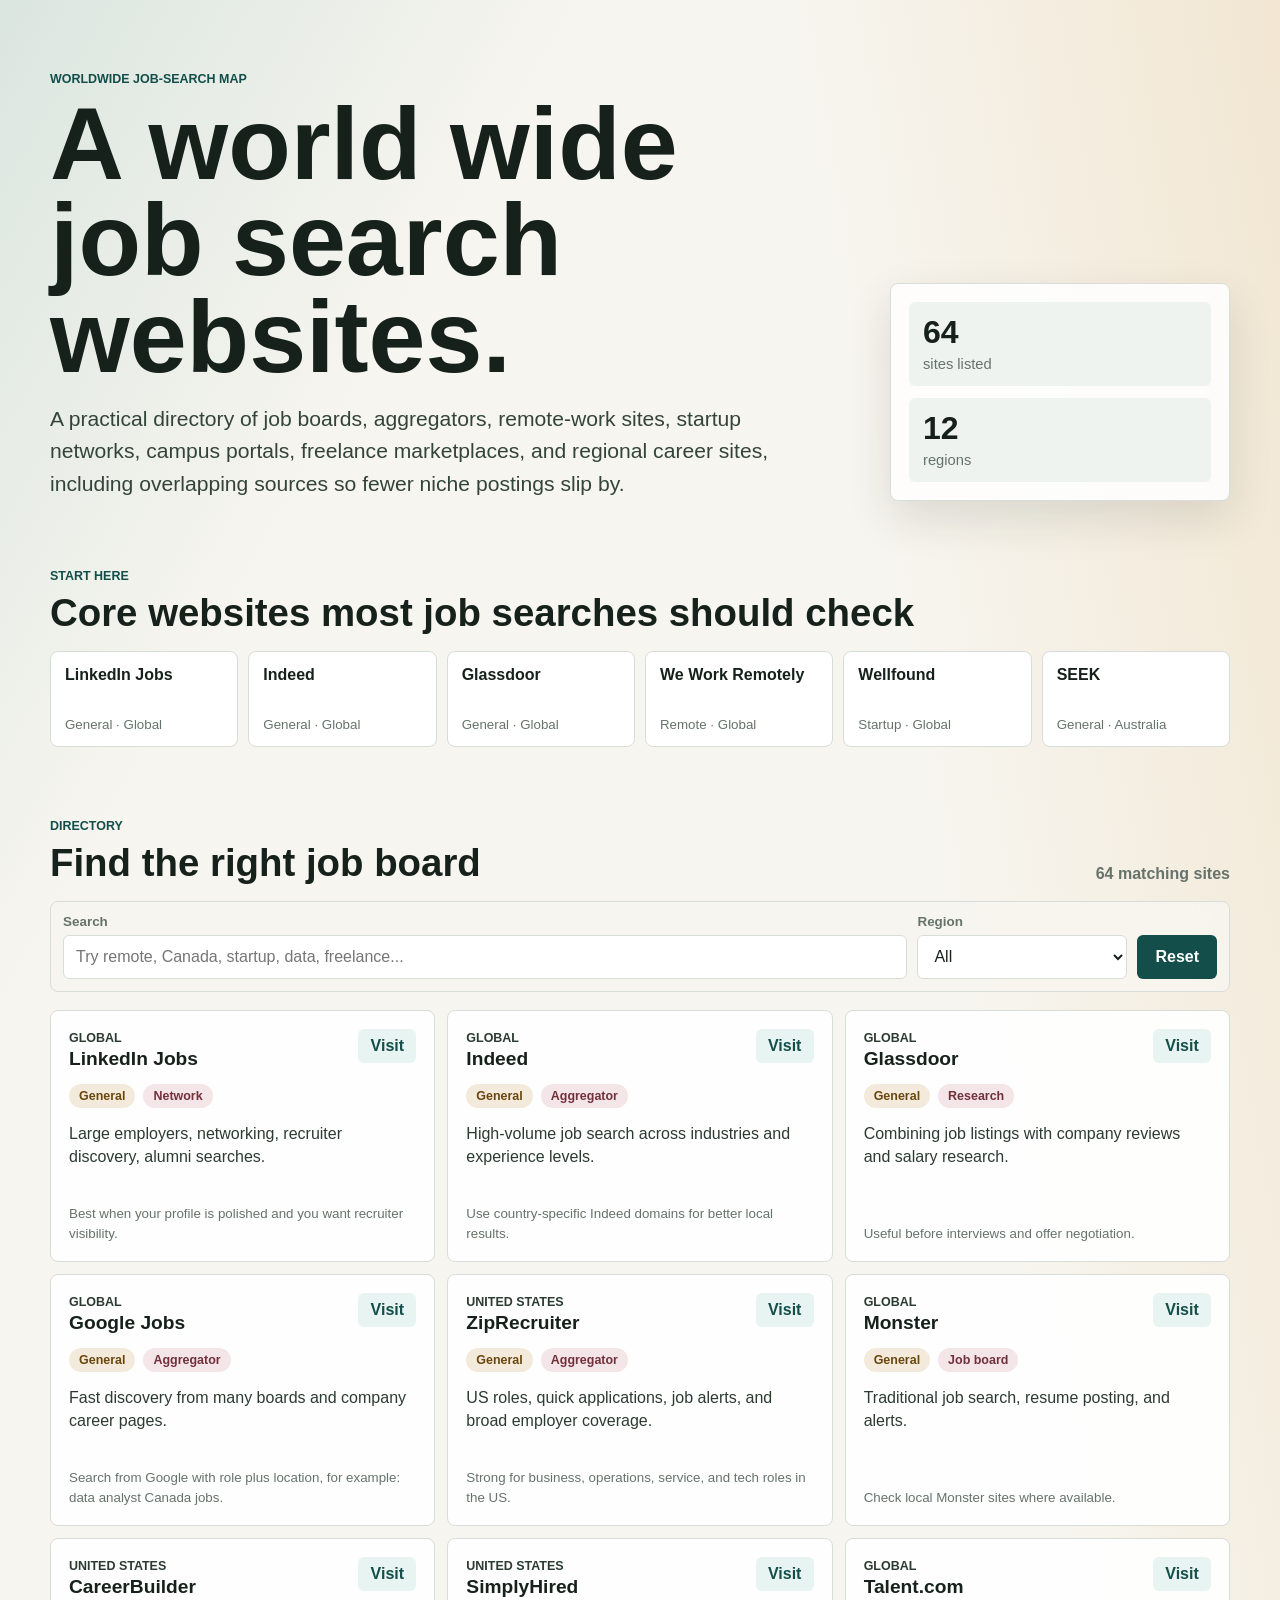
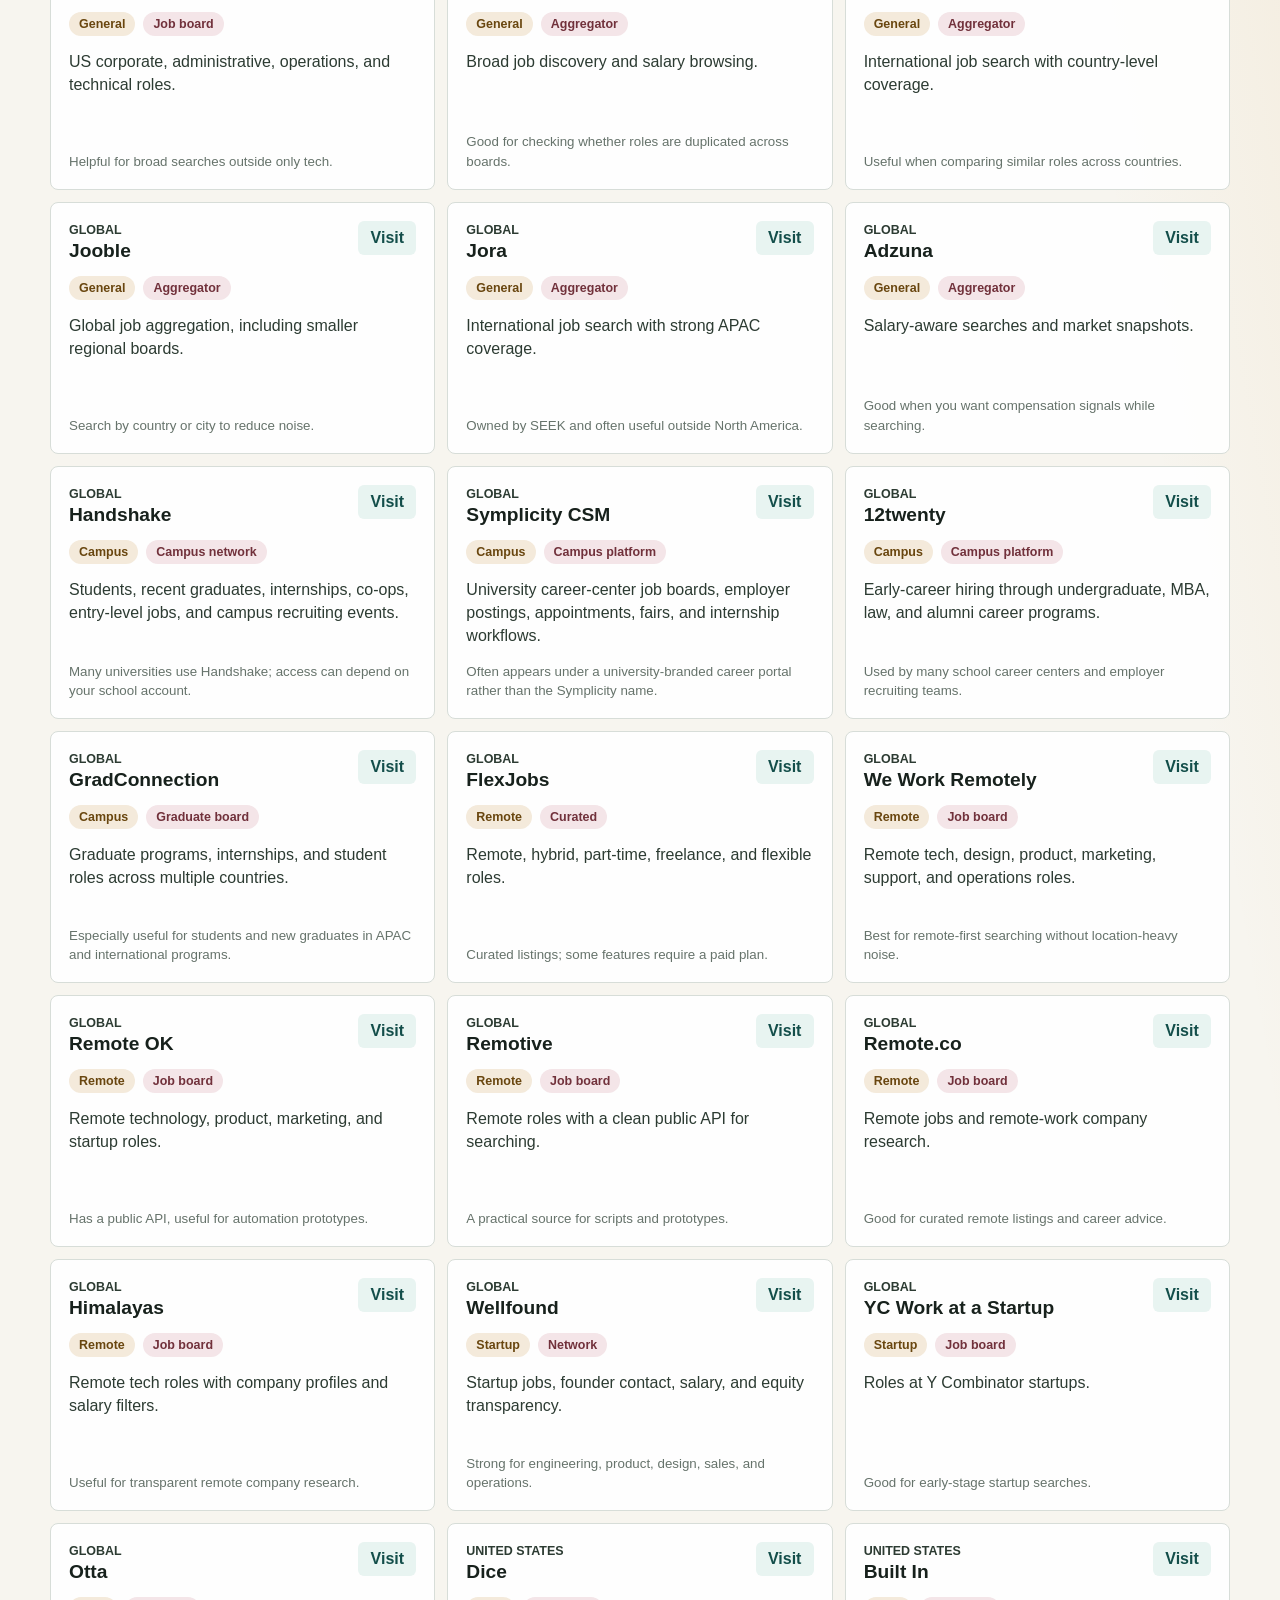
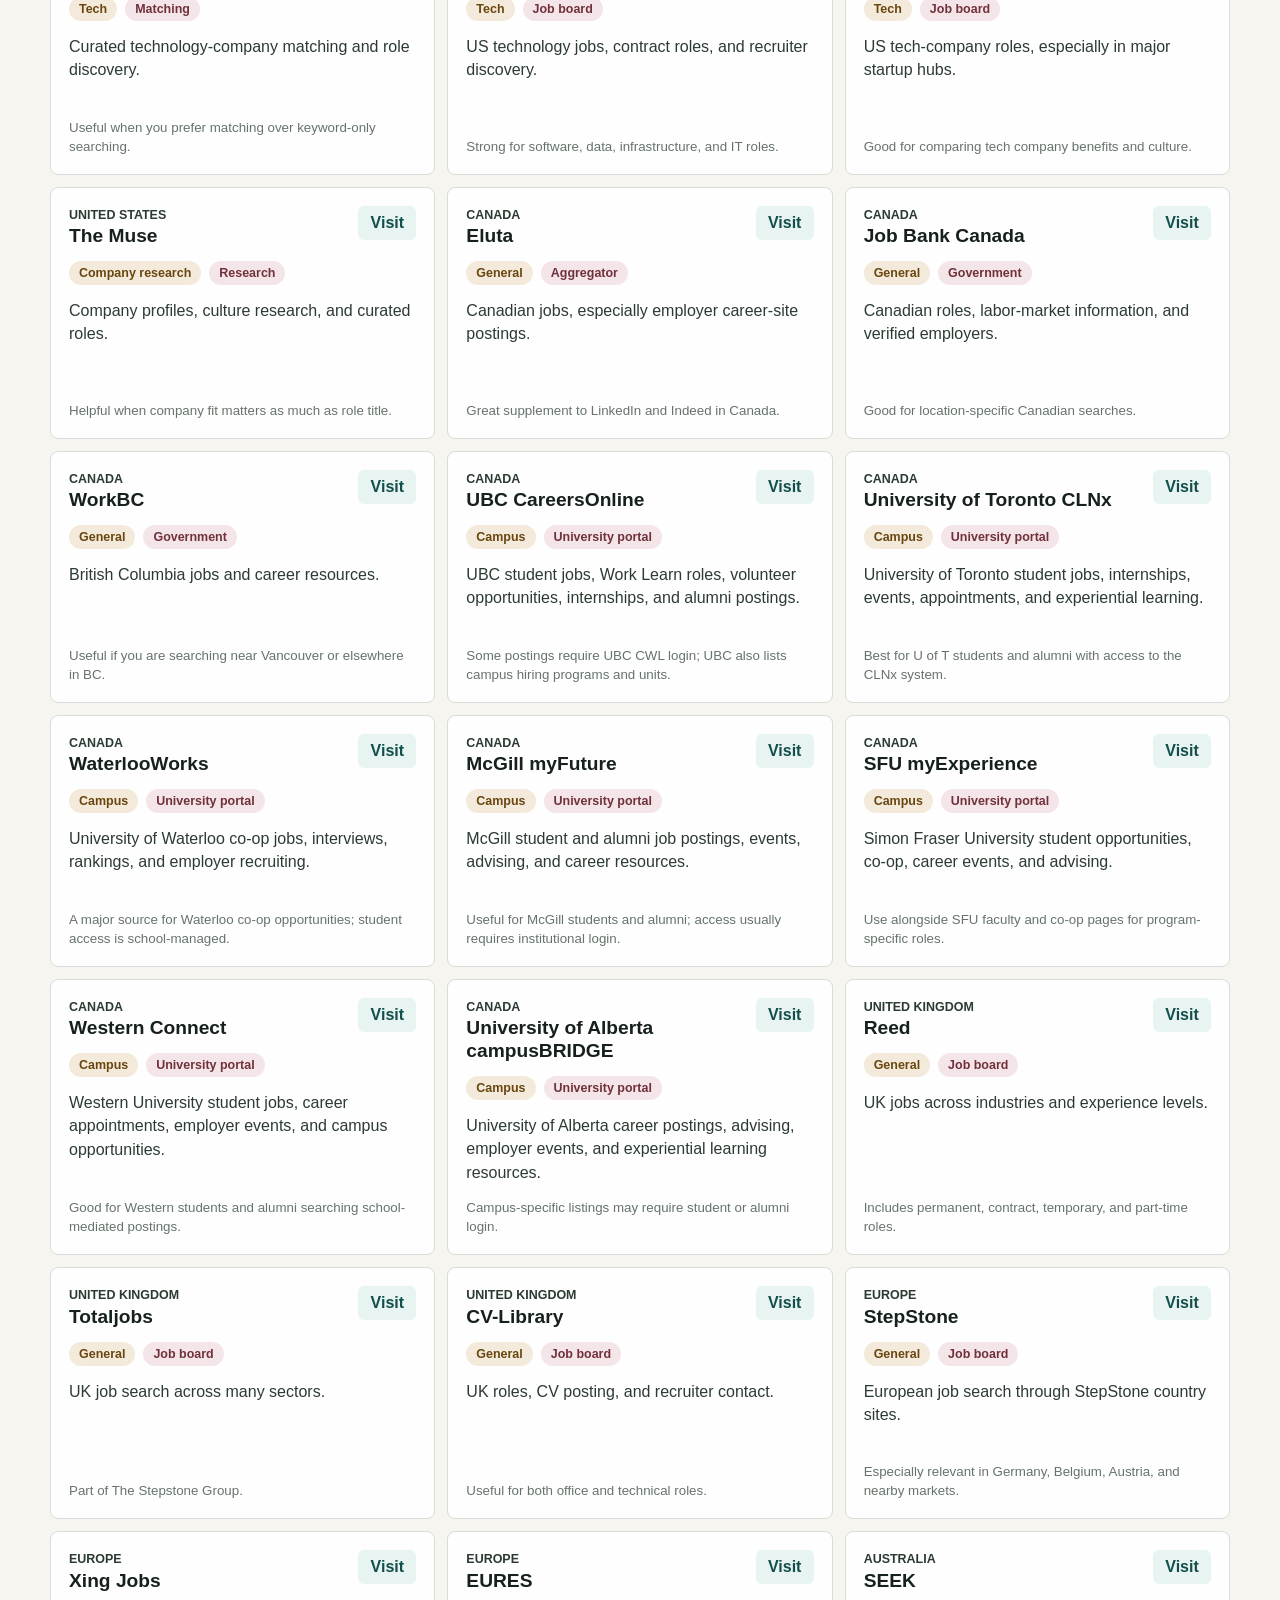
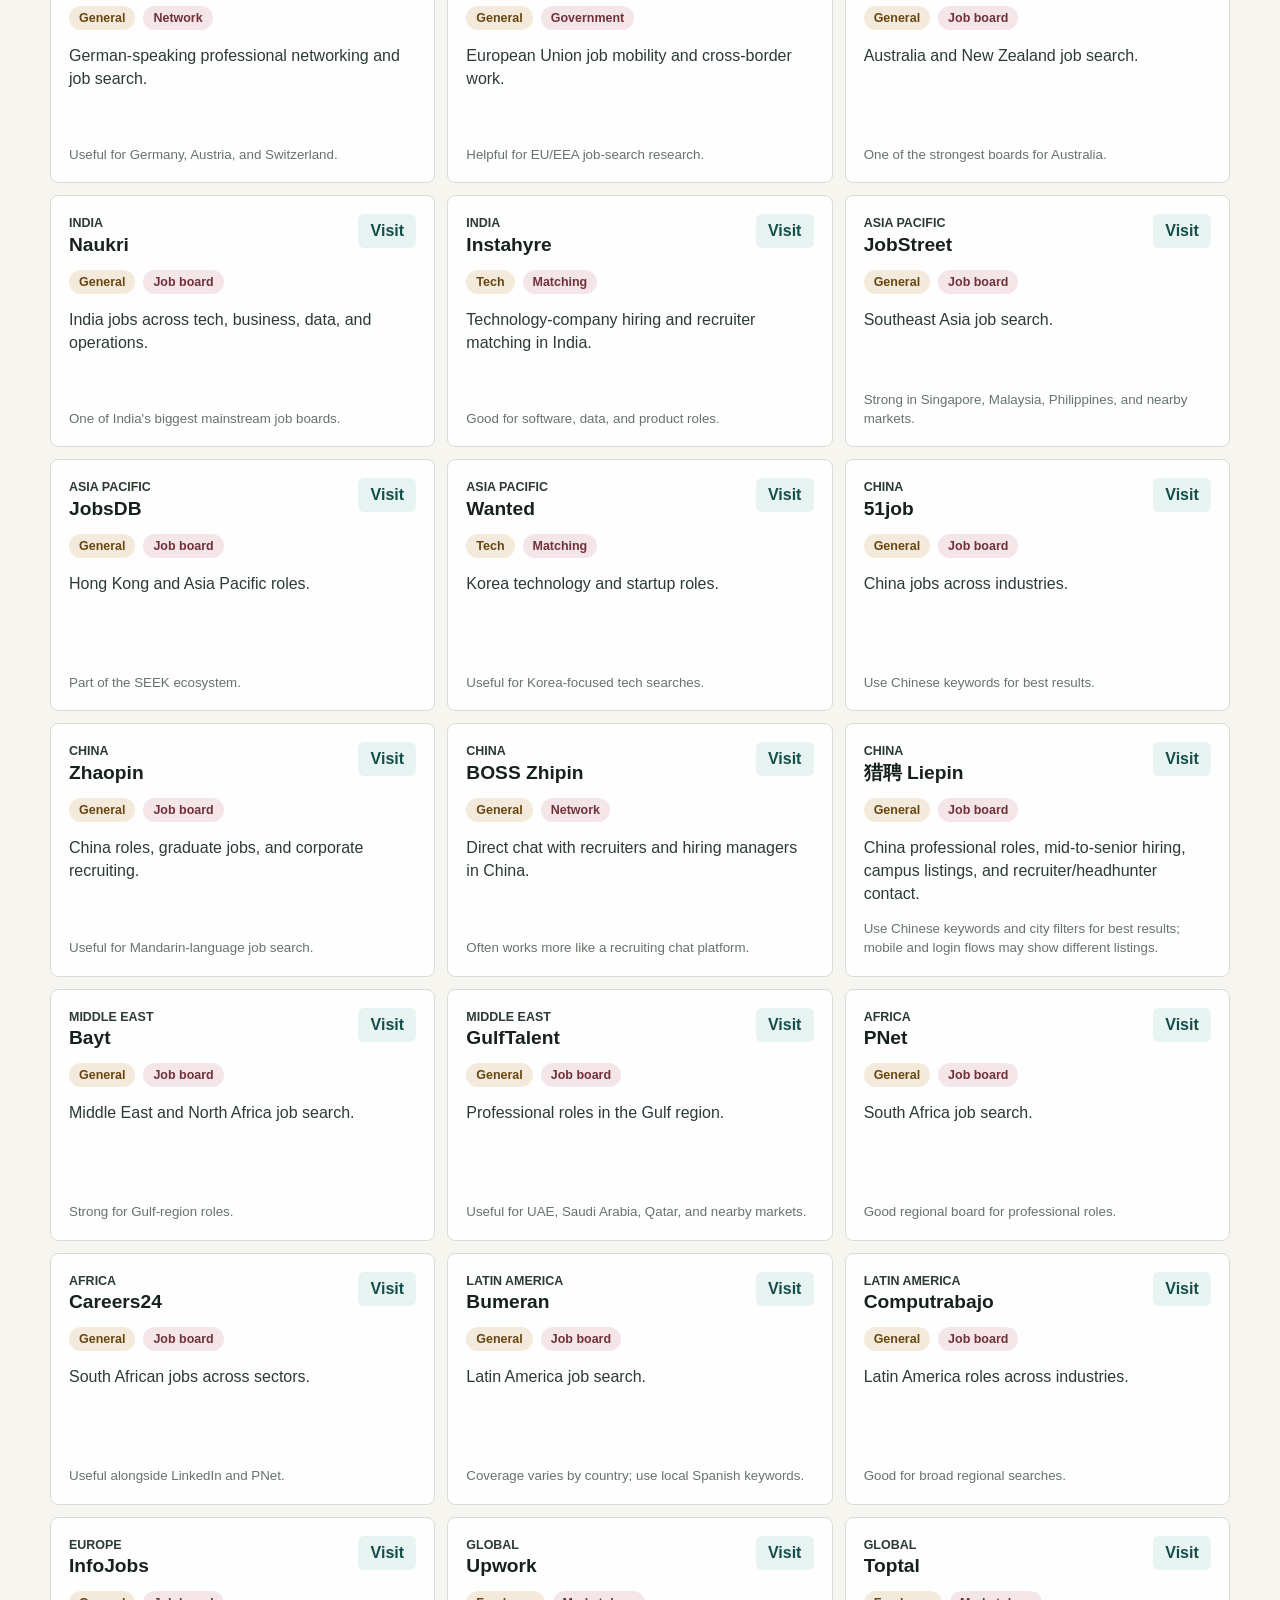
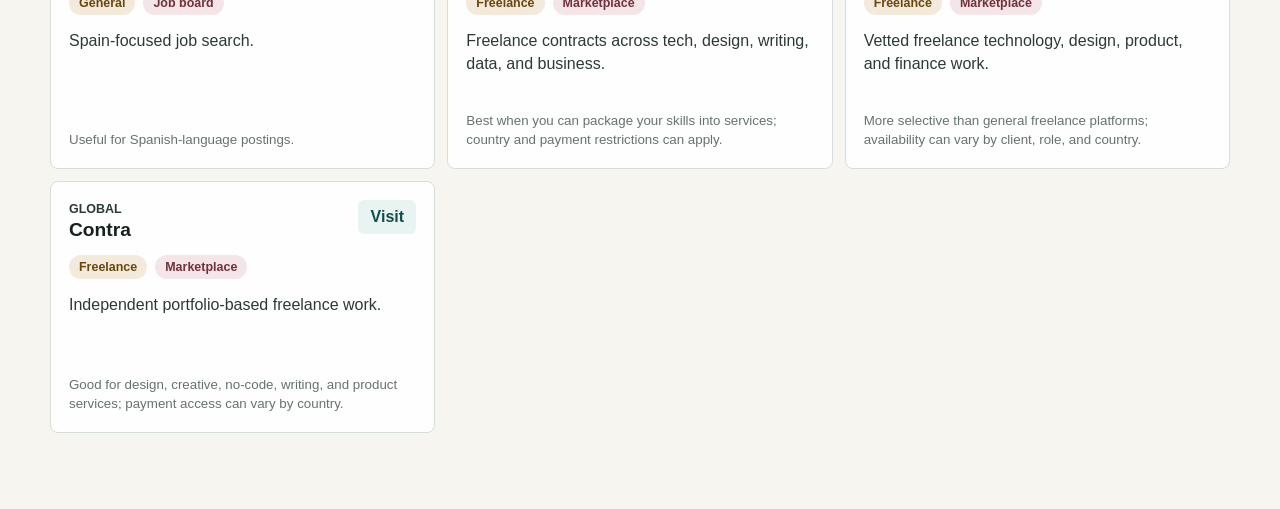
<file: index.html>
<!doctype html>
<html lang="en">
  <head>
    <meta charset="utf-8">
    <meta name="viewport" content="width=device-width, initial-scale=1">
    <meta http-equiv="refresh" content="0; url=./github-pages/">
    <title>Worldwide Job Board Directory</title>
    <link rel="canonical" href="https://jaaanet.github.io/worldwide-job-board/github-pages/">
  </head>
  <body>
    <p><a href="./github-pages/">Open the Worldwide Job Board Directory</a></p>
  </body>
</html>
</file>
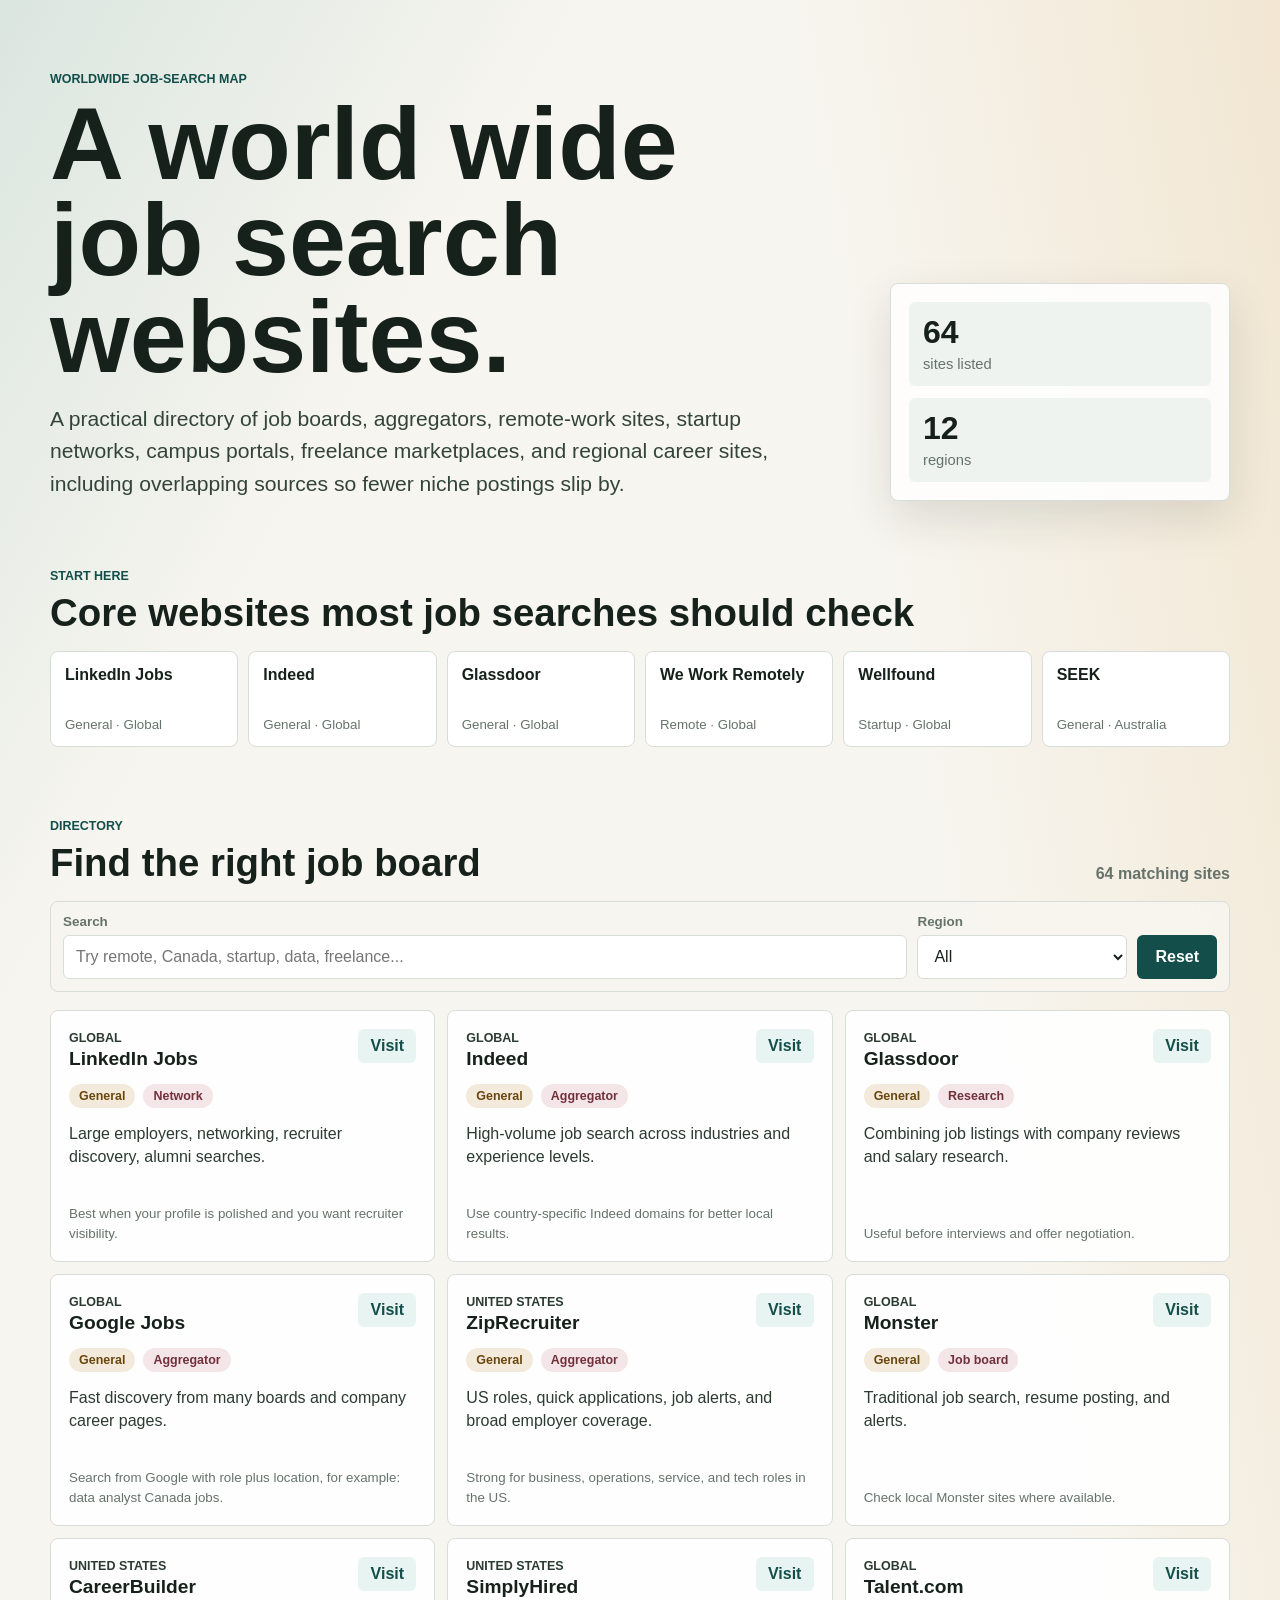
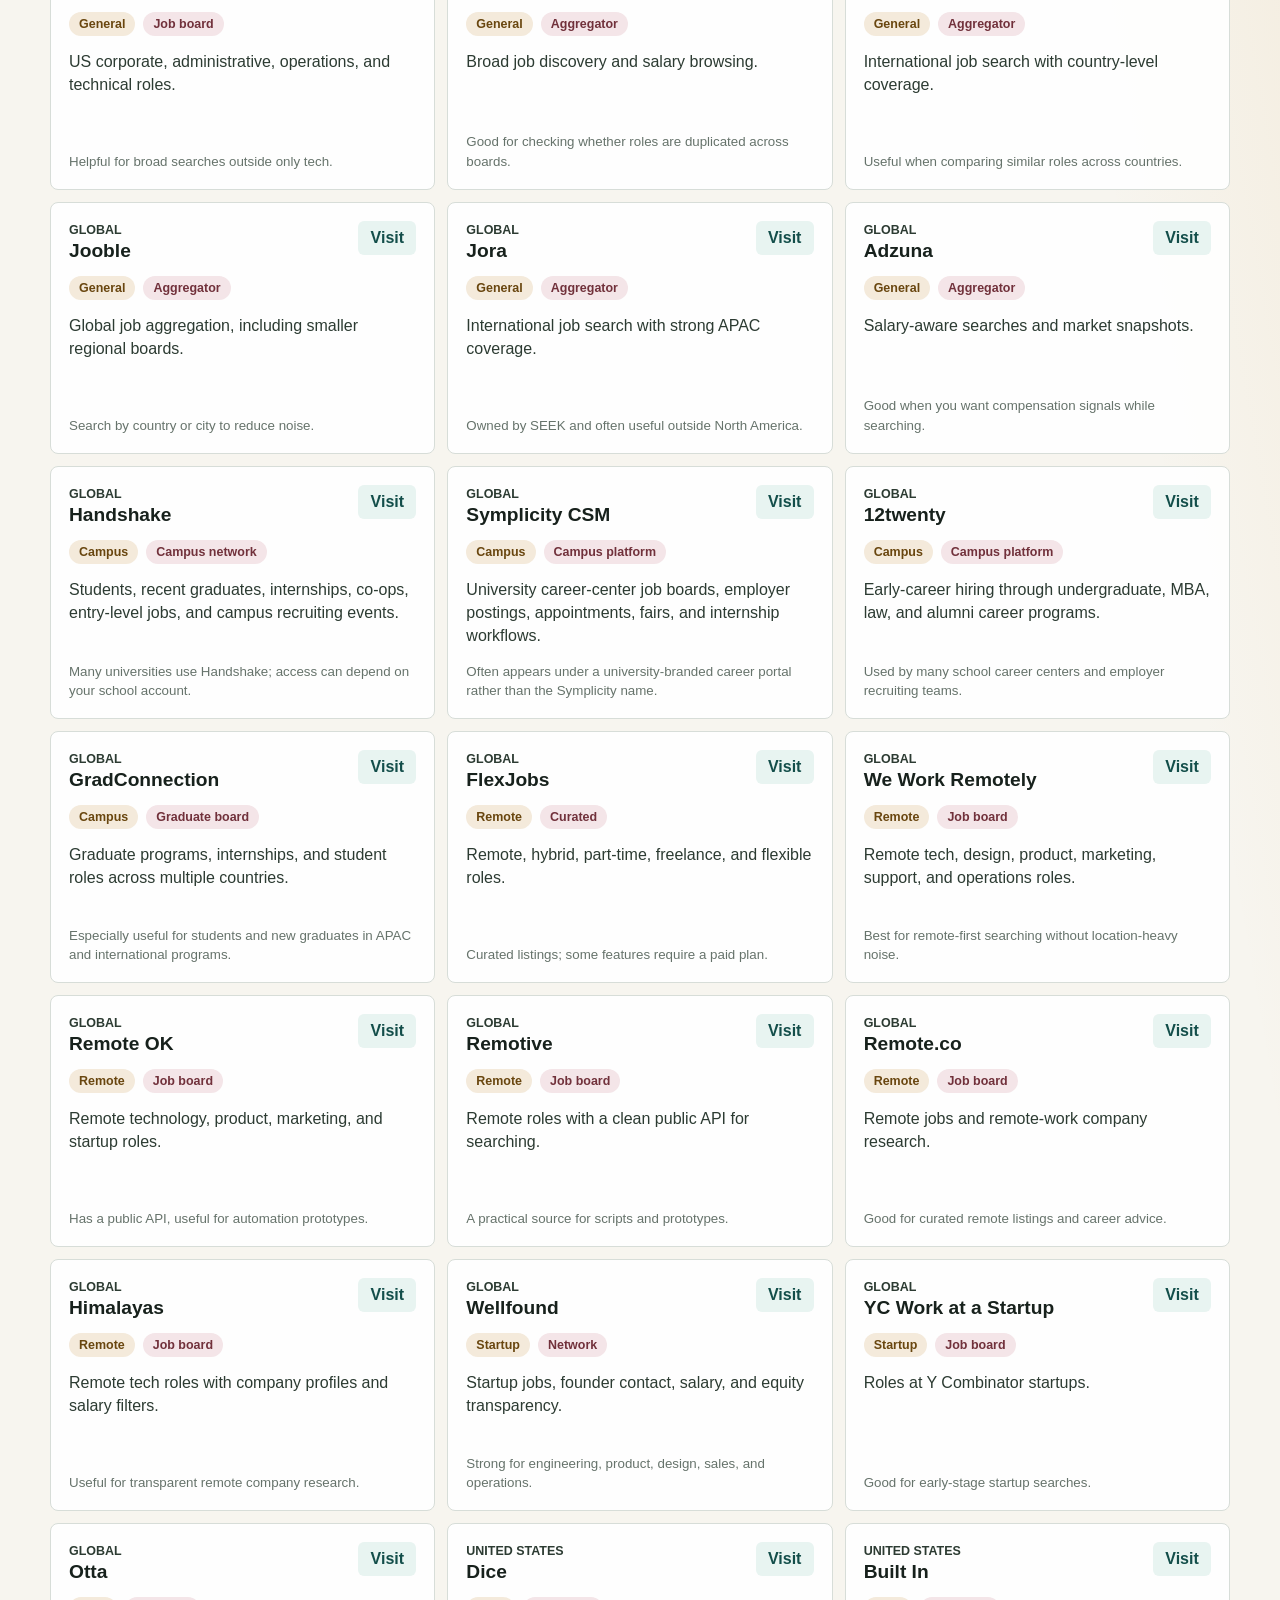
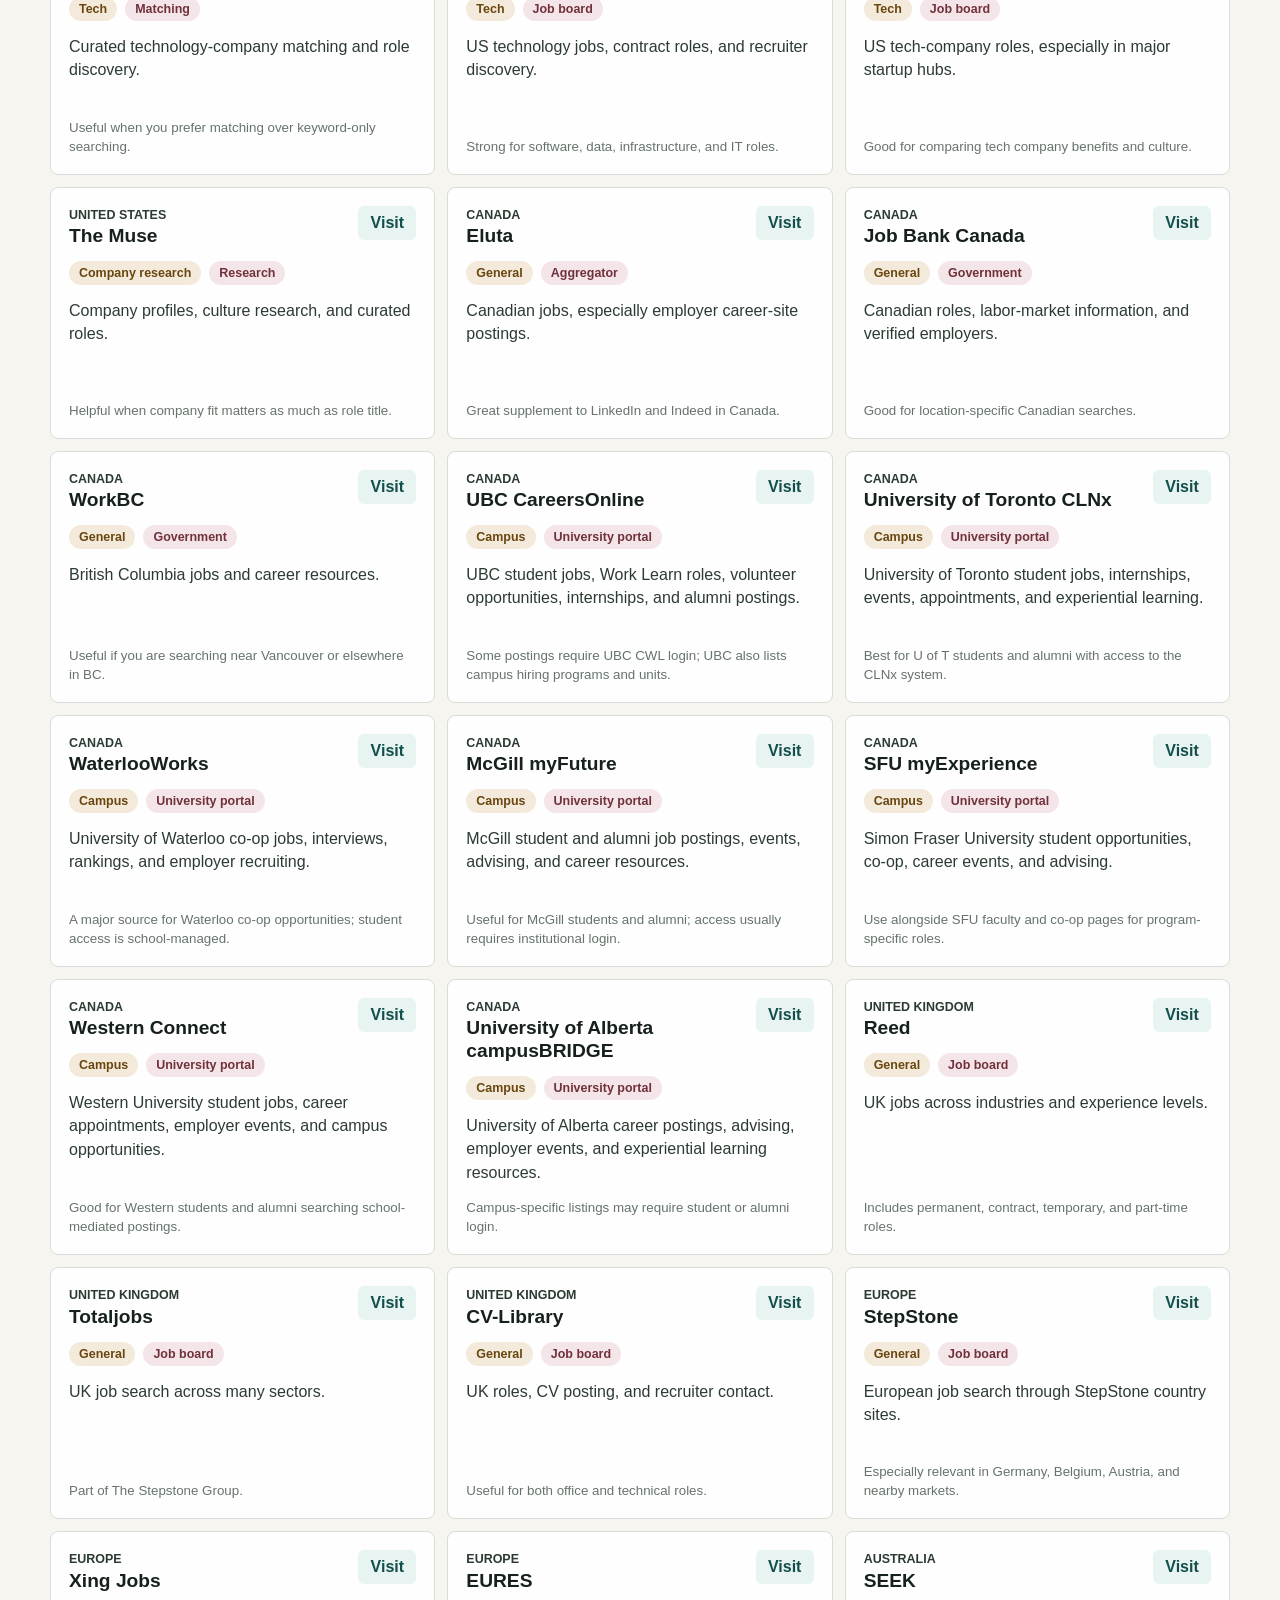
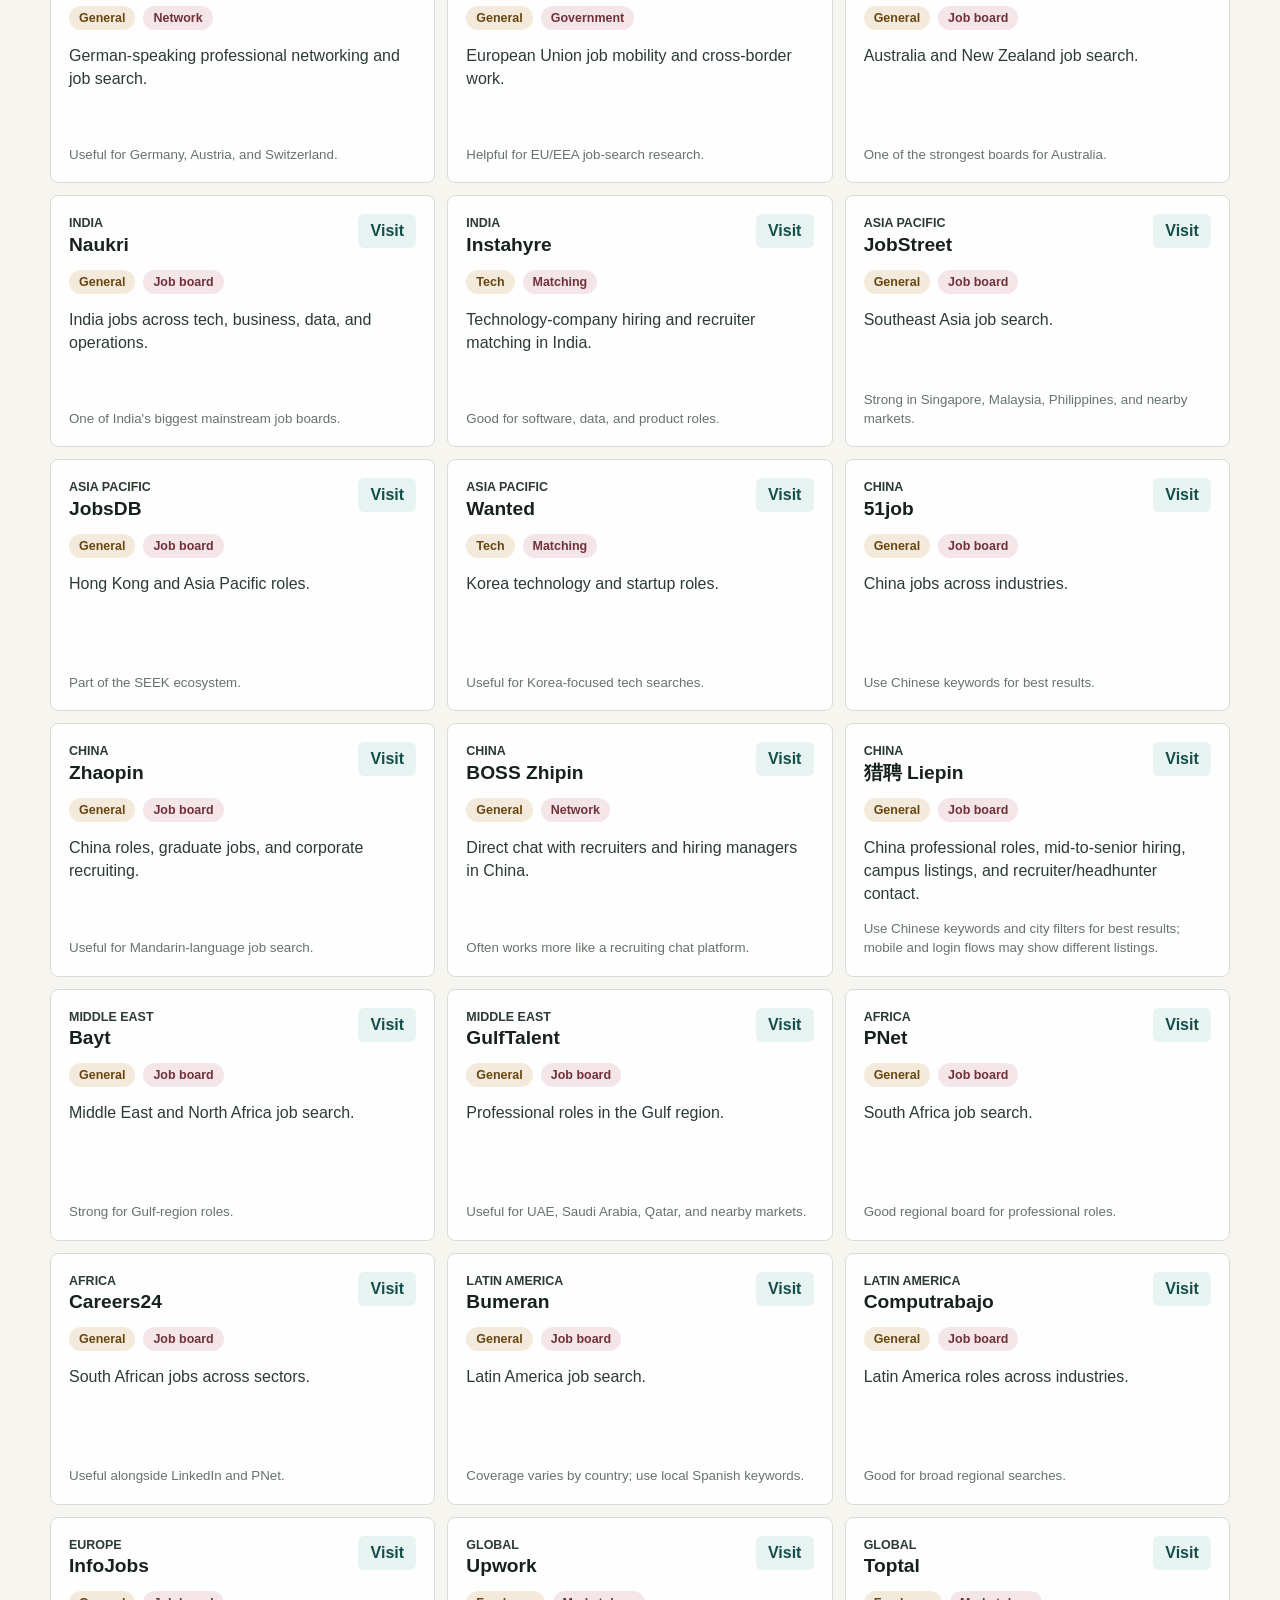
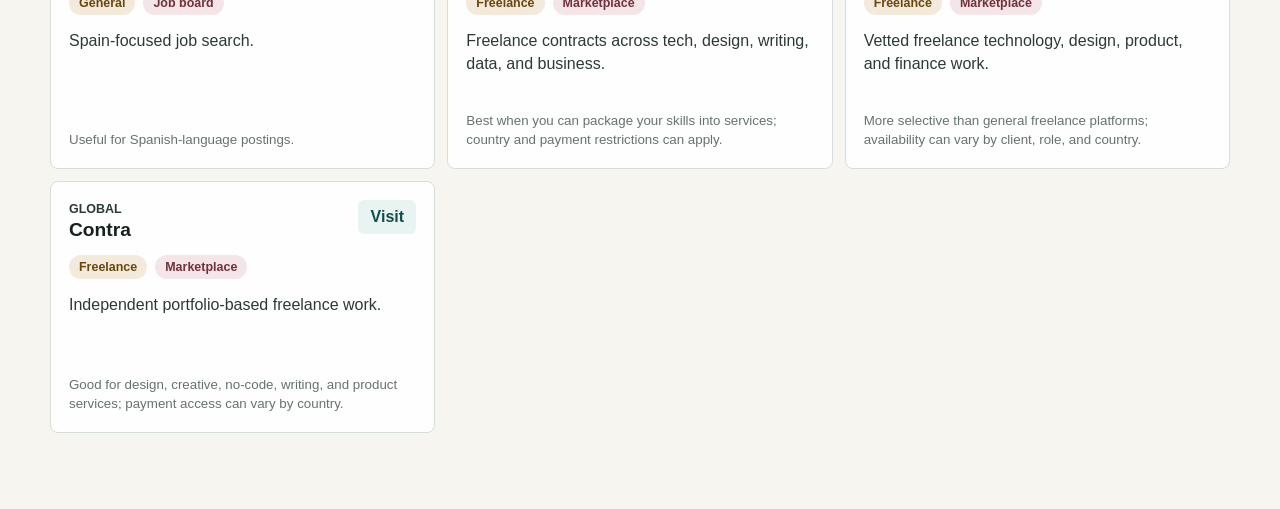
<file: github-pages/index.html>
<!doctype html>
<html lang="en">
  <head>
    <meta charset="utf-8" />
    <meta name="viewport" content="width=device-width, initial-scale=1" />
    <title>Worldwide Job Board Directory</title>
    <meta
      name="description"
      content="A searchable public directory of worldwide job-search websites, including regional, global, remote, campus, startup, and freelance job boards."
    />
    <style>
      :root {
        --background: #f7f5ef;
        --foreground: #17211c;
        --muted: #66736b;
        --panel: #ffffff;
        --panel-soft: #eef3f0;
        --line: #d7ddd8;
        --accent: #0f766e;
        --accent-dark: #134e4a;
        --amber-soft: #f4eadb;
        --rose-soft: #f4e5e8;
        --shadow: 0 18px 45px rgba(23, 33, 28, 0.12);
      }

      * {
        box-sizing: border-box;
      }

      body {
        margin: 0;
        background:
          linear-gradient(120deg, rgba(15, 118, 110, 0.12), transparent 32rem),
          linear-gradient(260deg, rgba(208, 139, 31, 0.14), transparent 30rem),
          var(--background);
        color: var(--foreground);
        font-family: Arial, Helvetica, sans-serif;
      }

      a {
        color: inherit;
      }

      button,
      input,
      select {
        font: inherit;
      }

      .hero {
        min-height: 54vh;
        display: flex;
        align-items: center;
        padding: 72px 24px 40px;
      }

      .hero__inner,
      .section,
      .directory {
        width: min(1180px, calc(100% - 48px));
        margin: 0 auto;
      }

      .hero__inner {
        display: grid;
        grid-template-columns: minmax(0, 1fr) 340px;
        gap: 32px;
        align-items: end;
      }

      .eyebrow {
        margin: 0 0 10px;
        color: var(--accent-dark);
        font-size: 0.78rem;
        font-weight: 800;
        letter-spacing: 0;
        text-transform: uppercase;
      }

      h1,
      h2,
      h3,
      p {
        margin-top: 0;
      }

      h1 {
        margin-bottom: 18px;
        font-size: clamp(3rem, 8vw, 6.7rem);
        line-height: 0.94;
        letter-spacing: 0;
        max-width: 980px;
      }

      .hero__lead {
        max-width: 720px;
        margin-bottom: 0;
        color: #33443a;
        font-size: clamp(1.05rem, 2vw, 1.32rem);
        line-height: 1.55;
      }

      .hero__panel {
        background: rgba(255, 255, 255, 0.86);
        border: 1px solid var(--line);
        border-radius: 8px;
        box-shadow: var(--shadow);
        padding: 18px;
        display: grid;
        gap: 12px;
      }

      .hero__panel div {
        min-height: 82px;
        padding: 14px;
        border-radius: 6px;
        background: var(--panel-soft);
      }

      .hero__panel strong {
        display: block;
        font-size: 2rem;
        line-height: 1;
      }

      .hero__panel span {
        display: block;
        margin-top: 8px;
        color: var(--muted);
        font-size: 0.92rem;
      }

      .section {
        padding: 28px 0 44px;
      }

      h2 {
        margin-bottom: 0;
        font-size: clamp(1.8rem, 3vw, 2.7rem);
        line-height: 1.04;
        letter-spacing: 0;
      }

      .featured-grid {
        display: grid;
        grid-template-columns: repeat(6, minmax(0, 1fr));
        gap: 10px;
        margin-top: 18px;
      }

      .featured-link {
        min-height: 96px;
        display: flex;
        flex-direction: column;
        justify-content: space-between;
        padding: 14px;
        border: 1px solid var(--line);
        border-radius: 8px;
        background: var(--panel);
        text-decoration: none;
      }

      .featured-link span {
        font-weight: 800;
      }

      .featured-link small {
        color: var(--muted);
      }

      .directory {
        padding: 28px 0 76px;
      }

      .directory__toolbar {
        display: flex;
        justify-content: space-between;
        gap: 24px;
        align-items: end;
        margin-bottom: 18px;
      }

      .result-count {
        flex: 0 0 auto;
        margin: 0;
        color: var(--muted);
        font-weight: 700;
      }

      .filters {
        position: sticky;
        top: 0;
        z-index: 4;
        display: grid;
        grid-template-columns: minmax(260px, 1fr) 210px auto;
        gap: 10px;
        align-items: end;
        padding: 12px;
        margin-bottom: 18px;
        border: 1px solid var(--line);
        border-radius: 8px;
        background: rgba(247, 245, 239, 0.95);
        backdrop-filter: blur(14px);
      }

      label {
        display: grid;
        gap: 6px;
      }

      label span {
        color: var(--muted);
        font-size: 0.84rem;
        font-weight: 800;
      }

      input,
      select {
        width: 100%;
        height: 44px;
        border: 1px solid var(--line);
        border-radius: 6px;
        background: white;
        color: var(--foreground);
        padding: 0 12px;
        outline: none;
      }

      input:focus,
      select:focus {
        border-color: var(--accent);
        box-shadow: 0 0 0 3px rgba(15, 118, 110, 0.14);
      }

      .clear-button {
        height: 44px;
        border: 0;
        border-radius: 6px;
        background: var(--accent-dark);
        color: white;
        padding: 0 18px;
        cursor: pointer;
        font-weight: 800;
      }

      .board-grid {
        display: grid;
        grid-template-columns: repeat(3, minmax(0, 1fr));
        gap: 12px;
      }

      .board-card {
        min-height: 252px;
        display: flex;
        flex-direction: column;
        gap: 14px;
        border: 1px solid var(--line);
        border-radius: 8px;
        background: rgba(255, 255, 255, 0.92);
        padding: 18px;
      }

      .board-card__top {
        display: flex;
        justify-content: space-between;
        gap: 16px;
        align-items: start;
      }

      .board-card__region {
        margin-bottom: 6px;
        color: var(--accent);
        font-size: 0.78rem;
        font-weight: 800;
        text-transform: uppercase;
      }

      .board-card h3 {
        margin-bottom: 0;
        font-size: 1.2rem;
        line-height: 1.2;
      }

      .board-card__top a {
        flex: 0 0 auto;
        display: inline-flex;
        align-items: center;
        justify-content: center;
        min-width: 58px;
        height: 34px;
        border-radius: 6px;
        background: #e8f4f1;
        color: var(--accent-dark);
        text-decoration: none;
        font-weight: 800;
      }

      .tags {
        display: flex;
        flex-wrap: wrap;
        gap: 8px;
      }

      .tags span {
        border-radius: 999px;
        background: var(--amber-soft);
        color: #69460f;
        padding: 5px 10px;
        font-size: 0.78rem;
        font-weight: 800;
      }

      .tags span:nth-child(2) {
        background: var(--rose-soft);
        color: #71313b;
      }

      .tags span:nth-child(3) {
        background: #e8f4f1;
        color: var(--accent-dark);
      }

      .board-card p {
        margin-bottom: 0;
        color: #2c3b32;
        line-height: 1.45;
      }

      .board-card small {
        margin-top: auto;
        color: var(--muted);
        line-height: 1.45;
      }

      @media (max-width: 980px) {
        .hero__inner {
          grid-template-columns: 1fr;
        }

        .hero__panel {
          grid-template-columns: repeat(2, minmax(0, 1fr));
        }

        .featured-grid,
        .board-grid {
          grid-template-columns: repeat(2, minmax(0, 1fr));
        }

        .filters {
          grid-template-columns: 1fr 1fr;
        }

        .search-field {
          grid-column: 1 / -1;
        }
      }

      @media (max-width: 640px) {
        .hero {
          min-height: auto;
          padding: 48px 16px 28px;
        }

        .hero__inner,
        .section,
        .directory {
          width: min(100% - 28px, 1180px);
        }

        .hero__panel,
        .featured-grid,
        .board-grid,
        .filters {
          grid-template-columns: 1fr;
        }

        .directory__toolbar {
          display: block;
        }

        .result-count {
          margin-top: 10px;
        }

        .board-card {
          min-height: auto;
        }
      }
    </style>
  </head>
  <body>
    <main>
      <section class="hero">
        <div class="hero__inner">
          <div>
            <p class="eyebrow">Worldwide job-search map</p>
            <h1>A world wide job search websites.</h1>
            <p class="hero__lead">
              A practical directory of job boards, aggregators, remote-work sites,
              startup networks, campus portals, freelance marketplaces, and regional
              career sites, including overlapping sources so fewer niche postings slip by.
            </p>
          </div>
          <div class="hero__panel" aria-label="Directory summary">
            <div><strong id="site-count">0</strong><span>sites listed</span></div>
            <div><strong id="region-count">0</strong><span>regions</span></div>
          </div>
        </div>
      </section>

      <section class="section" aria-labelledby="featured-title">
        <p class="eyebrow">Start here</p>
        <h2 id="featured-title">Core websites most job searches should check</h2>
        <div class="featured-grid" id="featured-grid"></div>
      </section>

      <section class="directory" aria-labelledby="directory-title">
        <div class="directory__toolbar">
          <div>
            <p class="eyebrow">Directory</p>
            <h2 id="directory-title">Find the right job board</h2>
          </div>
          <p class="result-count" id="result-count">0 matching sites</p>
        </div>

        <div class="filters" aria-label="Directory filters">
          <label class="search-field">
            <span>Search</span>
            <input id="search" type="search" placeholder="Try remote, Canada, startup, data, freelance..." />
          </label>
          <label>
            <span>Region</span>
            <select id="region"></select>
          </label>
          <button class="clear-button" id="reset" type="button">Reset</button>
        </div>

        <div class="board-grid" id="board-grid"></div>
      </section>
    </main>

    <script>
      const regionOrder = [
        "All",
        "Global",
        "United States",
        "Canada",
        "United Kingdom",
        "Europe",
        "Australia",
        "India",
        "Asia Pacific",
        "China",
        "Middle East",
        "Africa",
        "Latin America",
      ];


      const broadCoverage = [
        "United States",
        "Canada",
        "United Kingdom",
        "Europe",
        "Australia",
        "India",
        "Asia Pacific",
        "Middle East",
        "Africa",
        "Latin America",
      ];

      const jobBoards = [
        ["LinkedIn Jobs", "https://www.linkedin.com/jobs/", "Global", broadCoverage, "General", "Network", "Large employers, networking, recruiter discovery, alumni searches.", "Best when your profile is polished and you want recruiter visibility."],
        ["Indeed", "https://www.indeed.com/", "Global", broadCoverage, "General", "Aggregator", "High-volume job search across industries and experience levels.", "Use country-specific Indeed domains for better local results."],
        ["Glassdoor", "https://www.glassdoor.com/Job/", "Global", ["United States", "Canada", "United Kingdom", "Europe", "Australia", "India"], "General", "Research", "Combining job listings with company reviews and salary research.", "Useful before interviews and offer negotiation."],
        ["Google Jobs", "https://www.google.com/search?q=jobs+near+me", "Global", broadCoverage, "General", "Aggregator", "Fast discovery from many boards and company career pages.", "Search from Google with role plus location, for example: data analyst Canada jobs."],
        ["ZipRecruiter", "https://www.ziprecruiter.com/", "United States", [], "General", "Aggregator", "US roles, quick applications, job alerts, and broad employer coverage.", "Strong for business, operations, service, and tech roles in the US."],
        ["Monster", "https://www.monster.com/", "Global", ["United States", "Canada", "United Kingdom", "Europe", "India"], "General", "Job board", "Traditional job search, resume posting, and alerts.", "Check local Monster sites where available."],
        ["CareerBuilder", "https://www.careerbuilder.com/", "United States", [], "General", "Job board", "US corporate, administrative, operations, and technical roles.", "Helpful for broad searches outside only tech."],
        ["SimplyHired", "https://www.simplyhired.com/", "United States", [], "General", "Aggregator", "Broad job discovery and salary browsing.", "Good for checking whether roles are duplicated across boards."],
        ["Talent.com", "https://www.talent.com/", "Global", broadCoverage, "General", "Aggregator", "International job search with country-level coverage.", "Useful when comparing similar roles across countries."],
        ["Jooble", "https://jooble.org/", "Global", broadCoverage, "General", "Aggregator", "Global job aggregation, including smaller regional boards.", "Search by country or city to reduce noise."],
        ["Jora", "https://www.jora.com/", "Global", ["Canada", "United Kingdom", "Australia", "India", "Asia Pacific"], "General", "Aggregator", "International job search with strong APAC coverage.", "Owned by SEEK and often useful outside North America."],
        ["Adzuna", "https://www.adzuna.com/", "Global", ["United States", "Canada", "United Kingdom", "Europe", "Australia"], "General", "Aggregator", "Salary-aware searches and market snapshots.", "Good when you want compensation signals while searching."],
        ["Handshake", "https://joinhandshake.com/students/", "Global", ["United States", "Canada", "United Kingdom", "Europe"], "Campus", "Campus network", "Students, recent graduates, internships, co-ops, entry-level jobs, and campus recruiting events.", "Many universities use Handshake; access can depend on your school account."],
        ["Symplicity CSM", "https://www.symplicity.com/uk/csm", "Global", ["United States", "Canada", "United Kingdom", "Europe", "Australia", "Asia Pacific"], "Campus", "Campus platform", "University career-center job boards, employer postings, appointments, fairs, and internship workflows.", "Often appears under a university-branded career portal rather than the Symplicity name."],
        ["12twenty", "https://12twenty.com/", "Global", ["United States", "Canada", "United Kingdom", "Europe"], "Campus", "Campus platform", "Early-career hiring through undergraduate, MBA, law, and alumni career programs.", "Used by many school career centers and employer recruiting teams."],
        ["GradConnection", "https://au.gradconnection.com/", "Global", ["Australia", "India", "Asia Pacific"], "Campus", "Graduate board", "Graduate programs, internships, and student roles across multiple countries.", "Especially useful for students and new graduates in APAC and international programs."],
        ["FlexJobs", "https://www.flexjobs.com/", "Global", broadCoverage, "Remote", "Curated", "Remote, hybrid, part-time, freelance, and flexible roles.", "Curated listings; some features require a paid plan."],
        ["We Work Remotely", "https://weworkremotely.com/", "Global", broadCoverage, "Remote", "Job board", "Remote tech, design, product, marketing, support, and operations roles.", "Best for remote-first searching without location-heavy noise."],
        ["Remote OK", "https://remoteok.com/", "Global", broadCoverage, "Remote", "Job board", "Remote technology, product, marketing, and startup roles.", "Has a public API, useful for automation prototypes."],
        ["Remotive", "https://remotive.com/", "Global", broadCoverage, "Remote", "Job board", "Remote roles with a clean public API for searching.", "A practical source for scripts and prototypes."],
        ["Remote.co", "https://remote.co/remote-jobs/", "Global", broadCoverage, "Remote", "Job board", "Remote jobs and remote-work company research.", "Good for curated remote listings and career advice."],
        ["Himalayas", "https://himalayas.app/jobs", "Global", broadCoverage, "Remote", "Job board", "Remote tech roles with company profiles and salary filters.", "Useful for transparent remote company research."],
        ["Wellfound", "https://wellfound.com/jobs", "Global", ["United States", "Canada", "United Kingdom", "Europe", "India", "Asia Pacific", "Latin America"], "Startup", "Network", "Startup jobs, founder contact, salary, and equity transparency.", "Strong for engineering, product, design, sales, and operations."],
        ["YC Work at a Startup", "https://www.ycombinator.com/jobs", "Global", broadCoverage, "Startup", "Job board", "Roles at Y Combinator startups.", "Good for early-stage startup searches."],
        ["Otta", "https://app.otta.com/", "Global", ["United States", "Canada", "United Kingdom", "Europe"], "Tech", "Matching", "Curated technology-company matching and role discovery.", "Useful when you prefer matching over keyword-only searching."],
        ["Dice", "https://www.dice.com/", "United States", [], "Tech", "Job board", "US technology jobs, contract roles, and recruiter discovery.", "Strong for software, data, infrastructure, and IT roles."],
        ["Built In", "https://builtin.com/jobs", "United States", [], "Tech", "Job board", "US tech-company roles, especially in major startup hubs.", "Good for comparing tech company benefits and culture."],
        ["The Muse", "https://www.themuse.com/search/", "United States", [], "Company research", "Research", "Company profiles, culture research, and curated roles.", "Helpful when company fit matters as much as role title."],
        ["Eluta", "https://www.eluta.ca/", "Canada", [], "General", "Aggregator", "Canadian jobs, especially employer career-site postings.", "Great supplement to LinkedIn and Indeed in Canada."],
        ["Job Bank Canada", "https://www.jobbank.gc.ca/", "Canada", [], "General", "Government", "Canadian roles, labor-market information, and verified employers.", "Good for location-specific Canadian searches."],
        ["WorkBC", "https://www.workbc.ca/search-and-prepare-job/find-jobs", "Canada", [], "General", "Government", "British Columbia jobs and career resources.", "Useful if you are searching near Vancouver or elsewhere in BC."],
        ["UBC CareersOnline", "https://students.ubc.ca/career/campus-jobs/", "Canada", [], "Campus", "University portal", "UBC student jobs, Work Learn roles, volunteer opportunities, internships, and alumni postings.", "Some postings require UBC CWL login; UBC also lists campus hiring programs and units."],
        ["University of Toronto CLNx", "https://clnx.utoronto.ca/", "Canada", [], "Campus", "University portal", "University of Toronto student jobs, internships, events, appointments, and experiential learning.", "Best for U of T students and alumni with access to the CLNx system."],
        ["WaterlooWorks", "https://uwaterloo.ca/hire/recruit-waterloo/co-operative-education/co-op-hiring-process/waterlooworks", "Canada", [], "Campus", "University portal", "University of Waterloo co-op jobs, interviews, rankings, and employer recruiting.", "A major source for Waterloo co-op opportunities; student access is school-managed."],
        ["McGill myFuture", "https://www.mcgill.ca/caps/students/services/myfuture", "Canada", [], "Campus", "University portal", "McGill student and alumni job postings, events, advising, and career resources.", "Useful for McGill students and alumni; access usually requires institutional login."],
        ["SFU myExperience", "https://www.sfu.ca/students/career.html", "Canada", [], "Campus", "University portal", "Simon Fraser University student opportunities, co-op, career events, and advising.", "Use alongside SFU faculty and co-op pages for program-specific roles."],
        ["Western Connect", "https://www.uwo.ca/careers/", "Canada", [], "Campus", "University portal", "Western University student jobs, career appointments, employer events, and campus opportunities.", "Good for Western students and alumni searching school-mediated postings."],
        ["University of Alberta campusBRIDGE", "https://www.ualberta.ca/en/career-centre/index.html", "Canada", [], "Campus", "University portal", "University of Alberta career postings, advising, employer events, and experiential learning resources.", "Campus-specific listings may require student or alumni login."],
        ["Reed", "https://www.reed.co.uk/jobs", "United Kingdom", [], "General", "Job board", "UK jobs across industries and experience levels.", "Includes permanent, contract, temporary, and part-time roles."],
        ["Totaljobs", "https://www.totaljobs.com/", "United Kingdom", [], "General", "Job board", "UK job search across many sectors.", "Part of The Stepstone Group."],
        ["CV-Library", "https://www.cv-library.co.uk/", "United Kingdom", [], "General", "Job board", "UK roles, CV posting, and recruiter contact.", "Useful for both office and technical roles."],
        ["StepStone", "https://www.stepstone.com/", "Europe", [], "General", "Job board", "European job search through StepStone country sites.", "Especially relevant in Germany, Belgium, Austria, and nearby markets."],
        ["Xing Jobs", "https://www.xing.com/jobs", "Europe", [], "General", "Network", "German-speaking professional networking and job search.", "Useful for Germany, Austria, and Switzerland."],
        ["EURES", "https://eures.europa.eu/index_en", "Europe", [], "General", "Government", "European Union job mobility and cross-border work.", "Helpful for EU/EEA job-search research."],
        ["SEEK", "https://www.seek.com.au/", "Australia", [], "General", "Job board", "Australia and New Zealand job search.", "One of the strongest boards for Australia."],
        ["Naukri", "https://www.naukri.com/", "India", [], "General", "Job board", "India jobs across tech, business, data, and operations.", "One of India's biggest mainstream job boards."],
        ["Instahyre", "https://www.instahyre.com/", "India", [], "Tech", "Matching", "Technology-company hiring and recruiter matching in India.", "Good for software, data, and product roles."],
        ["JobStreet", "https://www.jobstreet.com/", "Asia Pacific", [], "General", "Job board", "Southeast Asia job search.", "Strong in Singapore, Malaysia, Philippines, and nearby markets."],
        ["JobsDB", "https://hk.jobsdb.com/", "Asia Pacific", [], "General", "Job board", "Hong Kong and Asia Pacific roles.", "Part of the SEEK ecosystem."],
        ["Wanted", "https://www.wanted.co.kr/", "Asia Pacific", [], "Tech", "Matching", "Korea technology and startup roles.", "Useful for Korea-focused tech searches."],
        ["51job", "https://www.51job.com/", "China", [], "General", "Job board", "China jobs across industries.", "Use Chinese keywords for best results."],
        ["Zhaopin", "https://www.zhaopin.com/", "China", [], "General", "Job board", "China roles, graduate jobs, and corporate recruiting.", "Useful for Mandarin-language job search."],
        ["BOSS Zhipin", "https://www.zhipin.com/", "China", [], "General", "Network", "Direct chat with recruiters and hiring managers in China.", "Often works more like a recruiting chat platform."],
        ["猎聘 Liepin", "https://www.liepin.com/", "China", [], "General", "Job board", "China professional roles, mid-to-senior hiring, campus listings, and recruiter/headhunter contact.", "Use Chinese keywords and city filters for best results; mobile and login flows may show different listings."],
        ["Bayt", "https://www.bayt.com/", "Middle East", [], "General", "Job board", "Middle East and North Africa job search.", "Strong for Gulf-region roles."],
        ["GulfTalent", "https://www.gulftalent.com/", "Middle East", [], "General", "Job board", "Professional roles in the Gulf region.", "Useful for UAE, Saudi Arabia, Qatar, and nearby markets."],
        ["PNet", "https://www.pnet.co.za/", "Africa", [], "General", "Job board", "South Africa job search.", "Good regional board for professional roles."],
        ["Careers24", "https://www.careers24.com/", "Africa", [], "General", "Job board", "South African jobs across sectors.", "Useful alongside LinkedIn and PNet."],
        ["Bumeran", "https://www.bumeran.com/", "Latin America", [], "General", "Job board", "Latin America job search.", "Coverage varies by country; use local Spanish keywords."],
        ["Computrabajo", "https://www.computrabajo.com/", "Latin America", [], "General", "Job board", "Latin America roles across industries.", "Good for broad regional searches."],
        ["InfoJobs", "https://www.infojobs.net/", "Europe", [], "General", "Job board", "Spain-focused job search.", "Useful for Spanish-language postings."],
        ["Upwork", "https://www.upwork.com/", "Global", broadCoverage, "Freelance", "Marketplace", "Freelance contracts across tech, design, writing, data, and business.", "Best when you can package your skills into services; country and payment restrictions can apply."],
        ["Toptal", "https://www.toptal.com/", "Global", broadCoverage, "Freelance", "Marketplace", "Vetted freelance technology, design, product, and finance work.", "More selective than general freelance platforms; availability can vary by client, role, and country."],
        ["Contra", "https://contra.com/", "Global", broadCoverage, "Freelance", "Marketplace", "Independent portfolio-based freelance work.", "Good for design, creative, no-code, writing, and product services; payment access can vary by country."],
      ].map(([name, url, region, coverageRegions, focus, type, goodFor, notes]) => ({
        name,
        url,
        region,
        coverageRegions,
        focus,
        type,
        goodFor,
        notes,
      }));

      const state = {
        query: "",
        region: "All",
      };

      const searchInput = document.getElementById("search");
      const regionSelect = document.getElementById("region");
      const boardGrid = document.getElementById("board-grid");
      const featuredGrid = document.getElementById("featured-grid");
      const resultCount = document.getElementById("result-count");

      const regions = regionOrder.filter((item) => item === "All" || jobBoards.some((board) => board.region === item));

      document.getElementById("site-count").textContent = jobBoards.length;
      document.getElementById("region-count").textContent = regions.length - 1;

      regionSelect.innerHTML = regions.map((item) => `<option>${item}</option>`).join("");

      featuredGrid.innerHTML = jobBoards
        .filter((board) => ["LinkedIn Jobs", "Indeed", "Glassdoor", "Wellfound", "We Work Remotely", "SEEK"].includes(board.name))
        .map(
          (board) => `
            <a class="featured-link" href="${board.url}" target="_blank" rel="noreferrer">
              <span>${board.name}</span>
              <small>${board.focus} · ${board.region}</small>
            </a>
          `,
        )
        .join("");

      function matchesRegion(board) {
        return (
          state.region === "All" ||
          board.region === state.region ||
          (board.region === "Global" && state.region !== "Global" && board.coverageRegions.includes(state.region))
        );
      }

      function render() {
        const normalizedQuery = state.query.trim().toLowerCase();
        const filtered = jobBoards.filter((board) => {
          const searchable = [board.name, board.region, board.focus, board.type, board.goodFor, board.notes].join(" ").toLowerCase();
          return matchesRegion(board) && (!normalizedQuery || searchable.includes(normalizedQuery));
        });

        resultCount.textContent = `${filtered.length} matching site${filtered.length === 1 ? "" : "s"}`;
        boardGrid.innerHTML = filtered
          .map((board) => {
            const coverageTag =
              state.region !== "All" && board.region === "Global" && board.coverageRegions.includes(state.region)
                ? `<span>Covers ${state.region}</span>`
                : "";
            return `
              <article class="board-card">
                <div class="board-card__top">
                  <div>
                    <p class="board-card__region">${board.region}</p>
                    <h3>${board.name}</h3>
                  </div>
                  <a href="${board.url}" target="_blank" rel="noreferrer" aria-label="Open ${board.name}">Visit</a>
                </div>
                <div class="tags">
                  <span>${board.focus}</span>
                  <span>${board.type}</span>
                  ${coverageTag}
                </div>
                <p>${board.goodFor}</p>
                <small>${board.notes}</small>
              </article>
            `;
          })
          .join("");
      }

      searchInput.addEventListener("input", (event) => {
        state.query = event.target.value;
        render();
      });

      regionSelect.addEventListener("change", (event) => {
        state.region = event.target.value;
        render();
      });

      document.getElementById("reset").addEventListener("click", () => {
        state.query = "";
        state.region = "All";
        searchInput.value = "";
        regionSelect.value = "All";
        render();
      });

      render();
    </script>
  </body>
</html>
</file>
